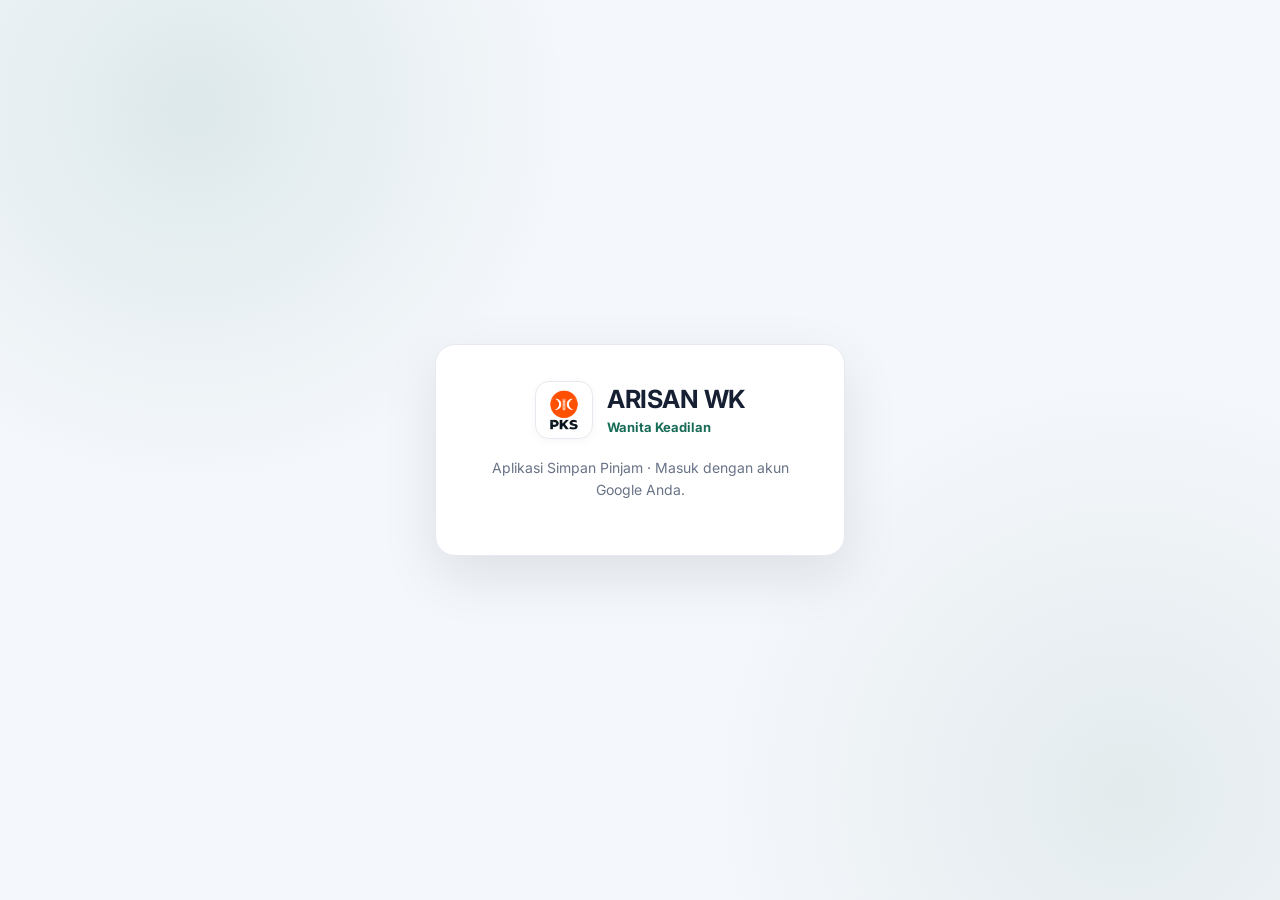
<file: frontend-static/index.html>
<!DOCTYPE html>
<html lang="id">
<head>
  <meta charset="utf-8">
  <meta name="viewport" content="width=device-width, initial-scale=1">
  <title>ARISAN WK | Wanita Keadilan</title>

  <!-- PWA -- supaya "Add to Home Screen" tampil layar penuh seperti
       aplikasi asli (tanpa address bar browser), bukan sekadar bookmark.
       Android/Chrome pakai manifest.json; iOS/Safari butuh meta tag
       terpisah karena belum mendukung manifest.json sepenuhnya. -->
  <link rel="manifest" href="manifest.json">
  <meta name="theme-color" content="#176b57">
  <meta name="mobile-web-app-capable" content="yes">
  <meta name="apple-mobile-web-app-capable" content="yes">
  <meta name="apple-mobile-web-app-status-bar-style" content="black-translucent">
  <meta name="apple-mobile-web-app-title" content="ARISAN WK">
  <link rel="apple-touch-icon" href="assets/icon-apple-touch.png">
  <link rel="icon" type="image/png" href="assets/icon-192.png">

  <link rel="preconnect" href="https://fonts.googleapis.com">
  <link href="https://fonts.googleapis.com/css2?family=Inter:wght@400;600;700&display=swap" rel="stylesheet">
  <link rel="stylesheet" href="styles.css">
  <style>
    /* Khusus layar login -- tidak masuk styles.css karena bukan bagian
       design system komponen umum, murni layout halaman ini. */
    #login-loading, #login-error { display: none; margin-top: var(--space-4); }
    #login-error { color: var(--status-danger); font-size: var(--fs-small); }
  </style>
</head>
<body>

  <!-- Header & footer khusus cetak — hanya tampil saat Print/Save as PDF
       (lihat aturan @media print di styles.css). Diisi JS sebelum window.print(). -->
  <div id="print-header">
    <div class="print-brand-row">
      <img src="assets/pks.png" alt="Logo PKS" class="print-logo">
      <div>
        <div class="app-name">ARISAN WK</div>
        <div class="print-brand-subtitle">Wanita Keadilan</div>
      </div>
    </div>
    <div class="report-title" id="print-report-title"></div>
    <div class="meta" id="print-report-meta"></div>
  </div>

  <!-- Layar login -- ditampilkan sebelum ada sesi valid -->
  <div id="login-screen" class="no-print">
    <div class="login-card">
      <div class="login-brand">
        <img src="assets/pks.png" alt="Logo" class="login-logo">
        <div>
          <h1>ARISAN WK</h1>
          <div class="brand-subtitle">Wanita Keadilan</div>
        </div>
      </div>
      <p class="text-muted login-tagline">Aplikasi Simpan Pinjam &middot; Masuk dengan akun Google Anda.</p>
      <div id="google-signin-button" style="display:flex; justify-content:center; margin-top: var(--space-4);"></div>
      <div id="login-loading" class="text-small text-muted">Memeriksa sesi...</div>
      <div id="login-error"></div>
    </div>
  </div>

  <!-- Shell aplikasi -- ditampilkan setelah login berhasil (lihat auth.js onLoginSuccess) -->
  <div class="app-shell" id="app-shell" style="display:none;">
    <nav class="sidebar no-print" id="sidebar-nav" aria-label="Navigasi utama"></nav>
    <div class="sidebar-backdrop no-print" id="sidebar-backdrop"></div>

    <div class="main-col">
      <header class="header no-print">
        <button class="mobile-menu-btn" id="mobile-menu-btn" type="button" aria-label="Buka menu" aria-expanded="false"></button>
        <div class="page-title" id="page-title">Dashboard</div>
        <div class="header-right">
          <button class="mobile-search-btn" id="mobile-search-btn" type="button" aria-label="Buka pencarian" aria-expanded="false">
            <svg class="icon icon-sm" viewBox="0 0 24 24" fill="none" stroke="currentColor" stroke-width="2" stroke-linecap="round" stroke-linejoin="round" aria-hidden="true"><circle cx="11" cy="11" r="8"></circle><line x1="21" y1="21" x2="16.65" y2="16.65"></line></svg>
          </button>
          <div class="search" id="global-search-box">
            <svg class="icon icon-sm search-icon" viewBox="0 0 24 24" fill="none" stroke="currentColor" stroke-width="2" stroke-linecap="round" stroke-linejoin="round" aria-hidden="true"><circle cx="11" cy="11" r="8"></circle><line x1="21" y1="21" x2="16.65" y2="16.65"></line></svg>
            <input class="input" id="global-search-input" type="search" placeholder="Cari anggota, pinjaman, transaksi..." aria-label="Pencarian global" autocomplete="off">
            <div class="global-search-results" id="global-search-results" role="listbox" aria-label="Hasil pencarian"></div>
          </div>
          <div class="user-chip" id="header-user-chip"></div>
        </div>
      </header>

      <main class="content" id="content-area">
        <div class="empty-state">
          <p>Halaman konten akan diisi mulai STEP 4.4 (Dashboard) -- lihat catatan progres.</p>
        </div>
      </main>
    </div>
  </div>

  <div id="print-footer">
    <span id="print-footer-text"></span>
  </div>

  <script src="https://accounts.google.com/gsi/client" defer></script>
  <script src="config.js"></script>
  <script src="api.js"></script>
  <script src="auth.js"></script>
  <script src="icons.js"></script>
  <script src="views.js"></script>
  <script src="app.js"></script>
  <script>
    // Daftarkan Service Worker (sw.js) -- SATU-SATUNYA tujuannya supaya
    // Chrome mengizinkan "Install" sungguhan (jendela mandiri tanpa address
    // bar), bukan untuk fitur offline. Dibungkus try/catch supaya browser
    // lama yang tidak mendukung service worker tetap bisa memakai aplikasi
    // seperti biasa (fitur ini murni tambahan, bukan syarat aplikasi jalan).
    if ('serviceWorker' in navigator) {
      window.addEventListener('load', function () {
        navigator.serviceWorker.register('sw.js').catch(function () {});
      });
    }
  </script>
</body>
</html>
</file>
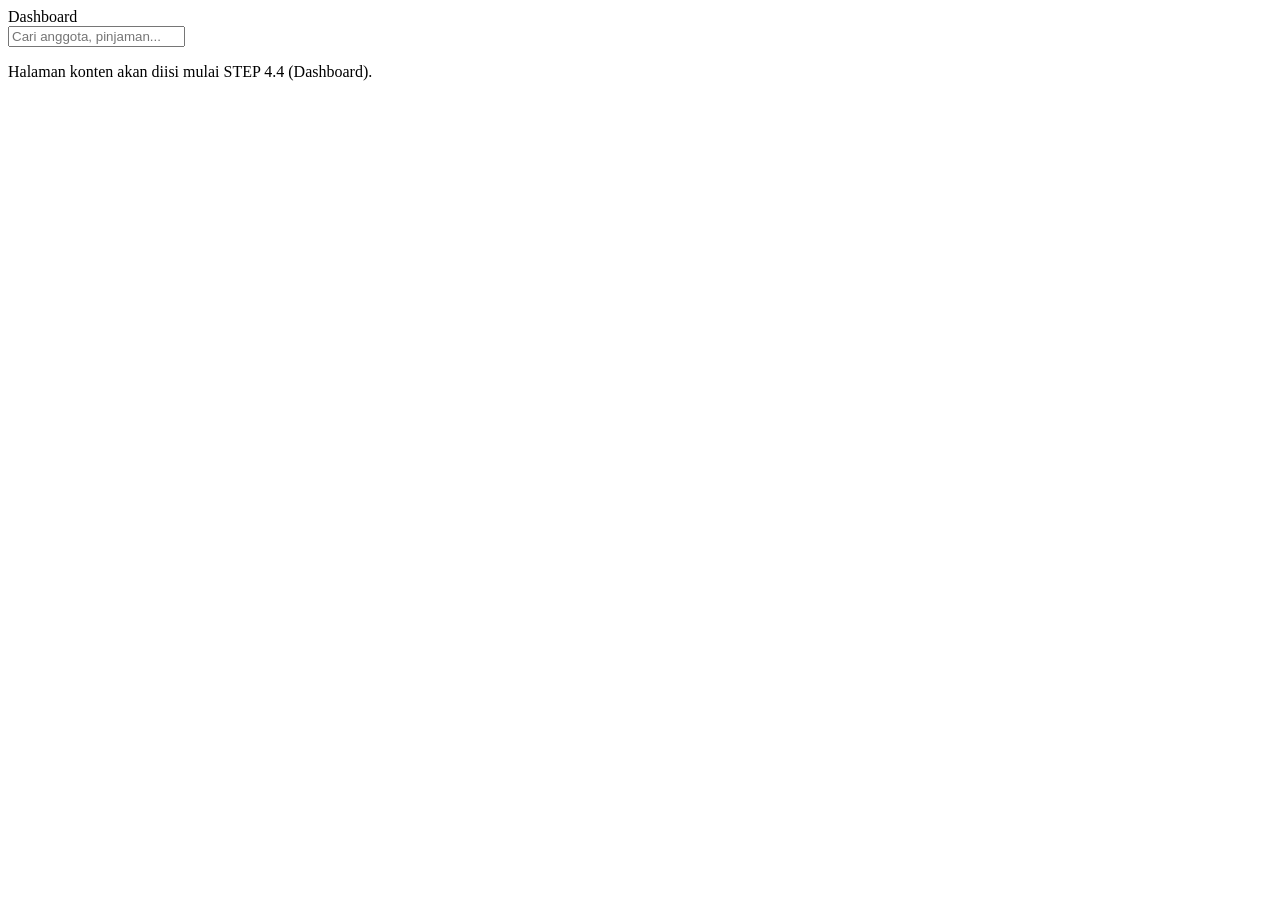
<file: frontend/src/Index.html>
<!DOCTYPE html>
<html>
<head>
  <base target="_top">
  <meta charset="utf-8">
  <meta name="viewport" content="width=device-width, initial-scale=1">
  <title>Simpan Pinjam</title>
  <link rel="preconnect" href="https://fonts.googleapis.com">
  <link href="https://fonts.googleapis.com/css2?family=Inter:wght@400;600;700&display=swap" rel="stylesheet">
  <?!= include('Stylesheet'); ?>
</head>
<body>
  <div class="app-shell">
    <nav class="sidebar" id="sidebar-nav" aria-label="Navigasi utama">
      <!-- diisi oleh renderSidebar() di JavaScript.html sesuai role user -->
    </nav>

    <div class="main-col">
      <header class="header">
        <div class="page-title" id="page-title">Dashboard</div>
        <div class="header-right">
          <div class="search">
            <input class="input" type="search" placeholder="Cari anggota, pinjaman..." aria-label="Pencarian global">
          </div>
          <div class="user-chip" id="header-user-chip">
            <!-- diisi oleh renderUserChip() -->
          </div>
        </div>
      </header>

      <main class="content" id="content-area">
        <!-- Konten per-halaman (Dashboard, Anggota, dst.) di-render di sini
             mulai STEP 4.4 dan seterusnya. -->
        <div class="empty-state">
          <p>Halaman konten akan diisi mulai STEP 4.4 (Dashboard).</p>
        </div>
      </main>
    </div>
  </div>

  <?!= include('JavaScript'); ?>
</body>
</html>
</file>
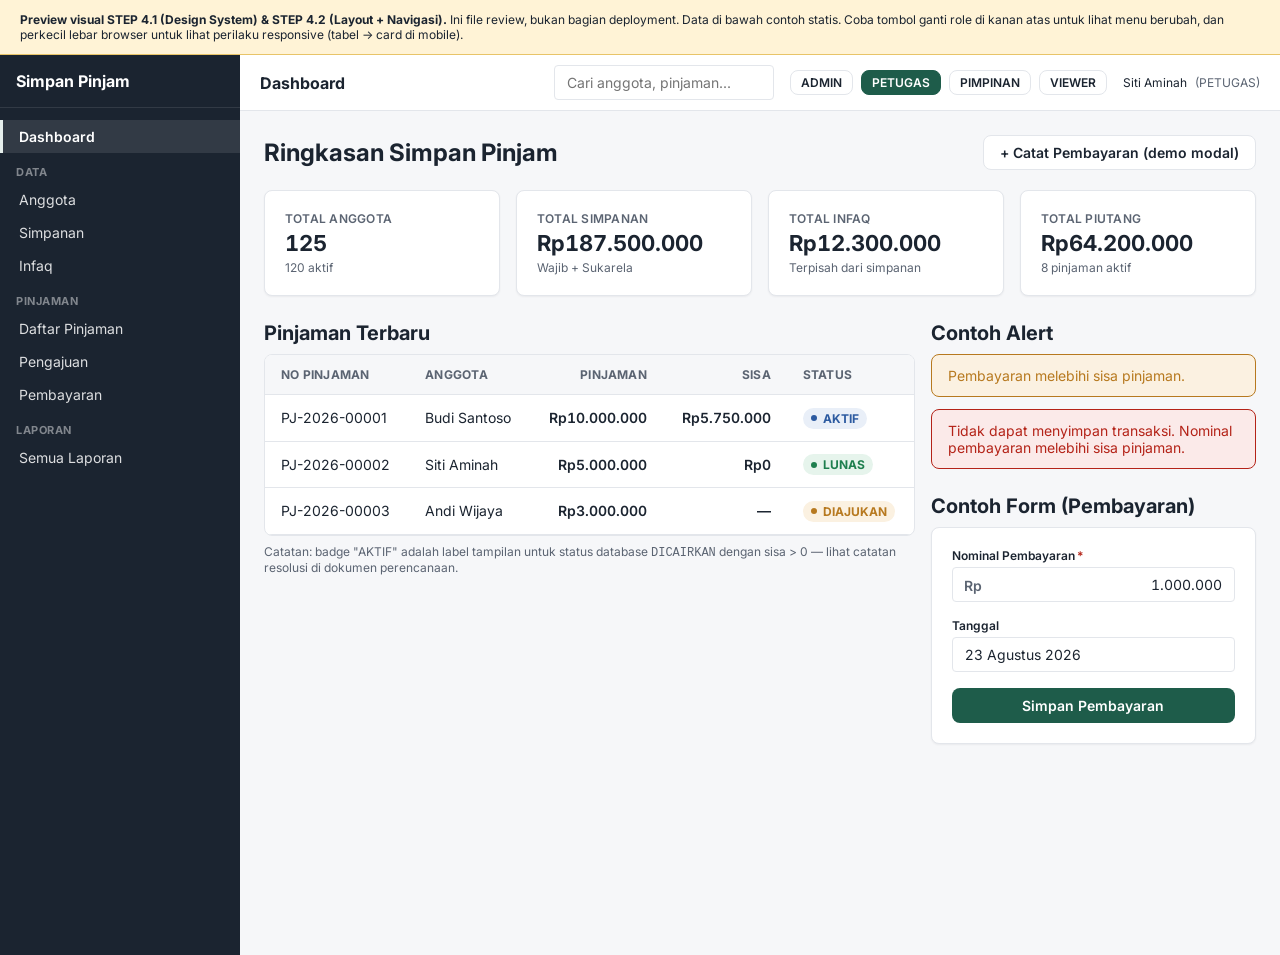
<file: frontend/preview/preview.html>
<!DOCTYPE html>
<html lang="id">
<head>
<meta charset="utf-8">
<meta name="viewport" content="width=device-width, initial-scale=1">
<title>Preview — Design System &amp; Layout (STEP 4.1 / 4.2)</title>
<link rel="preconnect" href="https://fonts.googleapis.com">
<link href="https://fonts.googleapis.com/css2?family=Inter:wght@400;600;700&display=swap" rel="stylesheet">
<style>
  /* ============================================================
     Design tokens — Aplikasi Simpan Pinjam (identik dengan
     frontend/src/Stylesheet.html — file INI hanya untuk preview
     visual di browser, BUKAN bagian deployment Apps Script)
     ============================================================ */
  :root {
    --color-ink: #1B2430; --color-muted: #5B6472; --color-surface: #F6F7F9;
    --color-card: #FFFFFF; --color-border: #E3E6EB;
    --color-primary: #1E5C4A; --color-primary-hover: #164A3B; --color-primary-soft: #E6EFEC;
    --status-success: #1E7F4E; --status-success-soft: #E6F4EC;
    --status-warning: #B7791F; --status-warning-soft: #FBF1E1;
    --status-danger: #B42318; --status-danger-soft: #FBEAE9;
    --status-info: #2C5AA0; --status-info-soft: #E9EFF8;
    --font-sans: 'Inter', -apple-system, BlinkMacSystemFont, 'Segoe UI', system-ui, sans-serif;
    --fs-h1: 24px; --fs-h2: 20px; --fs-h3: 16px; --fs-body: 14px; --fs-small: 12px;
    --space-1: 4px; --space-2: 8px; --space-3: 12px; --space-4: 16px; --space-5: 20px; --space-6: 24px; --space-8: 32px;
    --radius-sm: 4px; --radius-md: 8px;
    --shadow-sm: 0 1px 2px rgba(27,36,48,.06); --shadow-md: 0 8px 24px rgba(27,36,48,.12);
    --sidebar-width: 240px; --header-height: 56px;
  }
  * { box-sizing: border-box; }
  html, body { margin:0; padding:0; font-family: var(--font-sans); font-size: var(--fs-body); color: var(--color-ink); background: var(--color-surface); }
  h1,h2,h3 { margin:0 0 var(--space-2) 0; font-weight:700; line-height:1.3; }
  h1{font-size:var(--fs-h1);} h2{font-size:var(--fs-h2);} h3{font-size:var(--fs-h3); font-weight:600;}
  p { margin:0 0 var(--space-2) 0; } .text-muted{color:var(--color-muted);} .text-small{font-size:var(--fs-small);}
  .amount { font-variant-numeric: tabular-nums; font-weight:600; white-space:nowrap; }
  a { color: var(--color-primary); }
  a:focus-visible, button:focus-visible, input:focus-visible, [tabindex]:focus-visible { outline:2px solid var(--color-primary); outline-offset:2px; }
  .btn { font-family:var(--font-sans); font-size:var(--fs-body); font-weight:600; padding:var(--space-2) var(--space-4); border-radius:var(--radius-md); border:1px solid transparent; cursor:pointer; display:inline-flex; align-items:center; gap:var(--space-2); }
  .btn:disabled{opacity:.55; cursor:not-allowed;}
  .btn-primary{background:var(--color-primary); color:#fff;} .btn-primary:hover:not(:disabled){background:var(--color-primary-hover);}
  .btn-secondary{background:var(--color-card); color:var(--color-ink); border-color:var(--color-border);}
  .btn-danger{background:var(--status-danger); color:#fff;}
  .btn-ghost{background:transparent; color:var(--color-primary);}
  label { display:block; font-weight:600; font-size:var(--fs-small); margin-bottom:var(--space-1); }
  label .required{color:var(--status-danger); margin-left:2px;}
  .input, .select, textarea { width:100%; font-family:var(--font-sans); font-size:var(--fs-body); color:var(--color-ink); background:var(--color-card); border:1px solid var(--color-border); border-radius:var(--radius-sm); padding:var(--space-2) var(--space-3); }
  .field { margin-bottom: var(--space-4); }
  .field-error{ color:var(--status-danger); font-size:var(--fs-small); margin-top:var(--space-1); }
  .currency-input{ position:relative; }
  .currency-input .prefix{ position:absolute; left:var(--space-3); top:50%; transform:translateY(-50%); color:var(--color-muted); font-weight:600; }
  .currency-input .input{ padding-left:34px; text-align:right; font-variant-numeric:tabular-nums; }
  .card { background:var(--color-card); border:1px solid var(--color-border); border-radius:var(--radius-md); box-shadow:var(--shadow-sm); padding:var(--space-5); }
  .summary-card { display:flex; flex-direction:column; gap:var(--space-1); }
  .summary-card .label { font-size:var(--fs-small); color:var(--color-muted); font-weight:600; text-transform:uppercase; letter-spacing:.02em; }
  .summary-card .value { font-size:22px; font-weight:700; font-variant-numeric:tabular-nums; }
  .summary-card .sub { font-size:var(--fs-small); color:var(--color-muted); }
  .badge { display:inline-flex; align-items:center; gap:6px; font-size:var(--fs-small); font-weight:700; padding:3px var(--space-2); border-radius:999px; white-space:nowrap; }
  .badge::before{ content:''; width:6px; height:6px; border-radius:50%; background:currentColor; }
  .badge-success{background:var(--status-success-soft); color:var(--status-success);}
  .badge-warning{background:var(--status-warning-soft); color:var(--status-warning);}
  .badge-danger{background:var(--status-danger-soft); color:var(--status-danger);}
  .badge-info{background:var(--status-info-soft); color:var(--status-info);}
  .badge-neutral{background:var(--color-surface); color:var(--color-muted);}
  .alert { display:flex; gap:var(--space-3); padding:var(--space-3) var(--space-4); border-radius:var(--radius-md); border:1px solid transparent; }
  .alert-warning{background:var(--status-warning-soft); color:var(--status-warning); border-color:var(--status-warning);}
  .alert-danger{background:var(--status-danger-soft); color:var(--status-danger); border-color:var(--status-danger);}
  .table-wrap { overflow-x:auto; border:1px solid var(--color-border); border-radius:var(--radius-md); background:var(--color-card); }
  table.data-table { width:100%; border-collapse:collapse; }
  table.data-table thead th { background:var(--color-surface); text-align:left; font-size:var(--fs-small); font-weight:700; color:var(--color-muted); text-transform:uppercase; letter-spacing:.02em; padding:var(--space-3) var(--space-4); border-bottom:1px solid var(--color-border); }
  table.data-table td { padding:var(--space-3) var(--space-4); border-bottom:1px solid var(--color-border); }
  table.data-table tbody tr:hover { background:var(--color-surface); }
  table.data-table td.col-amount, table.data-table th.col-amount { text-align:right; }
  .modal-overlay { position:fixed; inset:0; background:rgba(27,36,48,.5); display:none; align-items:center; justify-content:center; z-index:100; }
  .modal-overlay.open { display:flex; }
  .modal { background:var(--color-card); border-radius:var(--radius-md); box-shadow:var(--shadow-md); width:420px; max-width:calc(100vw - 32px); padding:var(--space-6); }
  .modal-actions { display:flex; justify-content:flex-end; gap:var(--space-3); margin-top:var(--space-6); }
  .app-shell { display:flex; min-height:100vh; }
  .sidebar { width:var(--sidebar-width); flex-shrink:0; background:var(--color-ink); color:#fff; display:flex; flex-direction:column; padding:var(--space-4) 0; }
  .sidebar .brand { padding:0 var(--space-4) var(--space-4); font-weight:700; font-size:var(--fs-h3); border-bottom:1px solid rgba(255,255,255,.1); margin-bottom:var(--space-3); }
  .sidebar .group-label { padding:var(--space-3) var(--space-4) var(--space-1); font-size:11px; text-transform:uppercase; letter-spacing:.05em; color:rgba(255,255,255,.45); font-weight:700; }
  .sidebar a.nav-item { display:block; padding:var(--space-2) var(--space-4); color:rgba(255,255,255,.85); text-decoration:none; border-left:3px solid transparent; }
  .sidebar a.nav-item:hover { background:rgba(255,255,255,.06); }
  .sidebar a.nav-item.active { background:rgba(255,255,255,.1); border-left-color:var(--color-primary-soft); font-weight:600; color:#fff; }
  .main-col { flex:1; display:flex; flex-direction:column; min-width:0; }
  .header { height:var(--header-height); background:var(--color-card); border-bottom:1px solid var(--color-border); display:flex; align-items:center; justify-content:space-between; padding:0 var(--space-5); }
  .header .page-title { font-weight:700; font-size:var(--fs-h3); }
  .header .header-right { display:flex; align-items:center; gap:var(--space-4); }
  .header .search input { width:220px; }
  .header .user-chip { display:flex; align-items:center; gap:var(--space-2); font-size:var(--fs-small); }
  .header .user-chip .role { color:var(--color-muted); }
  .content { padding:var(--space-6); flex:1; }
  .content-header { display:flex; align-items:center; justify-content:space-between; margin-bottom:var(--space-5); flex-wrap:wrap; gap:var(--space-3); }
  .grid-summary { display:grid; grid-template-columns:repeat(4, 1fr); gap:var(--space-4); margin-bottom:var(--space-6); }
  .grid-2 { display:grid; grid-template-columns: 2fr 1fr; gap:var(--space-4); align-items:start; }
  .preview-banner { background:#FFF3D6; border-bottom:1px solid #E8C468; padding:var(--space-3) var(--space-5); font-size:var(--fs-small); }
  .role-switch { display:flex; gap:var(--space-2); align-items:center; }
  .role-switch button { font-size:12px; padding:4px 10px; }
  .role-switch button.active { background:var(--color-primary); color:#fff; border-color:var(--color-primary); }
  @media (max-width: 1023px){ .grid-summary{grid-template-columns:repeat(2,1fr);} .grid-2{grid-template-columns:1fr;} }
  @media (max-width: 767px){
    .app-shell{flex-direction:column;}
    .sidebar{width:100%; height:auto; flex-direction:row; overflow-x:auto; padding:var(--space-2);}
    .sidebar .brand,.sidebar .group-label{display:none;}
    .sidebar a.nav-item{white-space:nowrap; border-left:none; border-bottom:3px solid transparent;}
    .header .search{display:none;}
    .content{padding:var(--space-4);}
    .grid-summary{grid-template-columns:1fr 1fr;}
    table.data-table thead{display:none;}
    table.data-table, table.data-table tbody, table.data-table tr, table.data-table td { display:block; width:100%; }
    table.data-table tr{ border-bottom:8px solid var(--color-surface); padding:var(--space-3) var(--space-4); }
    table.data-table td{ border-bottom:none; padding:var(--space-1) 0; display:flex; justify-content:space-between; gap:var(--space-3); }
    table.data-table td::before{ content:attr(data-label); font-weight:600; color:var(--color-muted); font-size:var(--fs-small); }
  }
</style>
</head>
<body>

<div class="preview-banner">
  <strong>Preview visual STEP 4.1 (Design System) &amp; STEP 4.2 (Layout + Navigasi).</strong>
  Ini file review, bukan bagian deployment. Data di bawah contoh statis. Coba tombol ganti role di kanan atas untuk lihat menu berubah, dan perkecil lebar browser untuk lihat perilaku responsive (tabel → card di mobile).
</div>

<div class="app-shell">
  <nav class="sidebar" id="sidebar-nav" aria-label="Navigasi utama"></nav>

  <div class="main-col">
    <header class="header">
      <div class="page-title" id="page-title">Dashboard</div>
      <div class="header-right">
        <div class="search"><input class="input" type="search" placeholder="Cari anggota, pinjaman..." aria-label="Pencarian global"></div>
        <div class="role-switch" aria-label="Ganti role (demo)">
          <button class="btn btn-secondary" data-role="ADMIN">ADMIN</button>
          <button class="btn btn-secondary" data-role="PETUGAS">PETUGAS</button>
          <button class="btn btn-secondary" data-role="PIMPINAN">PIMPINAN</button>
          <button class="btn btn-secondary" data-role="VIEWER">VIEWER</button>
        </div>
        <div class="user-chip" id="header-user-chip"></div>
      </div>
    </header>

    <main class="content">
      <div class="content-header">
        <h1 style="margin:0;">Ringkasan Simpan Pinjam</h1>
        <div>
          <button class="btn btn-secondary" onclick="document.getElementById('demo-modal').classList.add('open')">+ Catat Pembayaran (demo modal)</button>
        </div>
      </div>

      <div class="grid-summary">
        <div class="card summary-card"><div class="label">Total Anggota</div><div class="value">125</div><div class="sub">120 aktif</div></div>
        <div class="card summary-card"><div class="label">Total Simpanan</div><div class="value amount">Rp187.500.000</div><div class="sub">Wajib + Sukarela</div></div>
        <div class="card summary-card"><div class="label">Total Infaq</div><div class="value amount">Rp12.300.000</div><div class="sub">Terpisah dari simpanan</div></div>
        <div class="card summary-card"><div class="label">Total Piutang</div><div class="value amount">Rp64.200.000</div><div class="sub">8 pinjaman aktif</div></div>
      </div>

      <div class="grid-2">
        <div>
          <h2>Pinjaman Terbaru</h2>
          <div class="table-wrap">
            <table class="data-table">
              <thead><tr><th>No Pinjaman</th><th>Anggota</th><th class="col-amount">Pinjaman</th><th class="col-amount">Sisa</th><th>Status</th></tr></thead>
              <tbody>
                <tr>
                  <td data-label="No Pinjaman">PJ-2026-00001</td>
                  <td data-label="Anggota">Budi Santoso</td>
                  <td data-label="Pinjaman" class="col-amount amount">Rp10.000.000</td>
                  <td data-label="Sisa" class="col-amount amount">Rp5.750.000</td>
                  <td data-label="Status"><span class="badge badge-info">AKTIF</span></td>
                </tr>
                <tr>
                  <td data-label="No Pinjaman">PJ-2026-00002</td>
                  <td data-label="Anggota">Siti Aminah</td>
                  <td data-label="Pinjaman" class="col-amount amount">Rp5.000.000</td>
                  <td data-label="Sisa" class="col-amount amount">Rp0</td>
                  <td data-label="Status"><span class="badge badge-success">LUNAS</span></td>
                </tr>
                <tr>
                  <td data-label="No Pinjaman">PJ-2026-00003</td>
                  <td data-label="Anggota">Andi Wijaya</td>
                  <td data-label="Pinjaman" class="col-amount amount">Rp3.000.000</td>
                  <td data-label="Sisa" class="col-amount amount">—</td>
                  <td data-label="Status"><span class="badge badge-warning">DIAJUKAN</span></td>
                </tr>
              </tbody>
            </table>
          </div>
          <p class="text-small text-muted" style="margin-top:8px;">Catatan: badge "AKTIF" adalah label tampilan untuk status database <code>DICAIRKAN</code> dengan sisa &gt; 0 — lihat catatan resolusi di dokumen perencanaan.</p>
        </div>

        <div>
          <h2>Contoh Alert</h2>
          <div class="alert alert-warning" style="margin-bottom:var(--space-3);">Pembayaran melebihi sisa pinjaman.</div>
          <div class="alert alert-danger">Tidak dapat menyimpan transaksi. Nominal pembayaran melebihi sisa pinjaman.</div>

          <h2 style="margin-top:var(--space-6);">Contoh Form (Pembayaran)</h2>
          <div class="card">
            <div class="field">
              <label>Nominal Pembayaran<span class="required">*</span></label>
              <div class="currency-input"><span class="prefix">Rp</span><input class="input" value="1.000.000"></div>
            </div>
            <div class="field">
              <label>Tanggal</label>
              <input class="input" value="23 Agustus 2026">
            </div>
            <button class="btn btn-primary" style="width:100%; justify-content:center;">Simpan Pembayaran</button>
          </div>
        </div>
      </div>
    </main>
  </div>
</div>

<div class="modal-overlay" id="demo-modal">
  <div class="modal" role="dialog" aria-modal="true">
    <h2>Konfirmasi Pembayaran</h2>
    <p><strong>Anggota:</strong> Budi Santoso</p>
    <p><strong>Nominal:</strong> <span class="amount">Rp1.000.000</span></p>
    <p><strong>Sisa sebelum:</strong> <span class="amount">Rp5.750.000</span></p>
    <p><strong>Sisa setelah:</strong> <span class="amount">Rp4.750.000</span></p>
    <div class="modal-actions">
      <button class="btn btn-secondary" onclick="document.getElementById('demo-modal').classList.remove('open')">Batal</button>
      <button class="btn btn-primary" onclick="document.getElementById('demo-modal').classList.remove('open')">Simpan Pembayaran</button>
    </div>
  </div>
</div>

<script>
  var NAV_STRUCTURE = [
    { key: 'dashboard', label: 'Dashboard', roles: ['ADMIN','PETUGAS','PIMPINAN','VIEWER'] },
    { group: 'Data', items: [
      { key: 'anggota-list', label: 'Anggota', roles: ['ADMIN','PETUGAS','PIMPINAN','VIEWER'] },
      { key: 'simpanan-list', label: 'Simpanan', roles: ['ADMIN','PETUGAS','PIMPINAN','VIEWER'] },
      { key: 'infaq-list', label: 'Infaq', roles: ['ADMIN','PETUGAS','PIMPINAN','VIEWER'] }
    ]},
    { group: 'Pinjaman', items: [
      { key: 'pinjaman-list', label: 'Daftar Pinjaman', roles: ['ADMIN','PETUGAS','PIMPINAN','VIEWER'] },
      { key: 'pinjaman-form', label: 'Pengajuan', roles: ['ADMIN','PETUGAS'] },
      { key: 'pembayaran-form', label: 'Pembayaran', roles: ['ADMIN','PETUGAS'] }
    ]},
    { group: 'Laporan', items: [ { key: 'laporan', label: 'Semua Laporan', roles: ['ADMIN','PETUGAS','PIMPINAN','VIEWER'] } ]},
    { group: 'Sistem', items: [
      { key: 'users', label: 'Pengguna', roles: ['ADMIN'] },
      { key: 'audit-log', label: 'Audit Log', roles: ['ADMIN'] },
      { key: 'settings', label: 'Pengaturan', roles: ['ADMIN'] }
    ]}
  ];
  var USERS_BY_ROLE = {
    ADMIN: { nama: 'Admin Koperasi', role: 'ADMIN' },
    PETUGAS: { nama: 'Siti Aminah', role: 'PETUGAS' },
    PIMPINAN: { nama: 'Ir. Hartono', role: 'PIMPINAN' },
    VIEWER: { nama: 'Tamu', role: 'VIEWER' }
  };

  function navItemHtml(item, activeKey) {
    var activeClass = item.key === activeKey ? ' active' : '';
    return '<a class="nav-item' + activeClass + '" href="#" data-page="' + item.key + '">' + item.label + '</a>';
  }
  function renderSidebar(role, activeKey) {
    var root = document.getElementById('sidebar-nav');
    var html = '<div class="brand">Simpan Pinjam</div>';
    NAV_STRUCTURE.forEach(function (entry) {
      if (entry.group) {
        var visible = entry.items.filter(function (it) { return it.roles.indexOf(role) > -1; });
        if (!visible.length) return;
        html += '<div class="group-label">' + entry.group + '</div>';
        visible.forEach(function (it) { html += navItemHtml(it, activeKey); });
      } else if (entry.roles.indexOf(role) > -1) {
        html += navItemHtml(entry, activeKey);
      }
    });
    root.innerHTML = html;
  }
  function setRole(role) {
    var user = USERS_BY_ROLE[role];
    renderSidebar(role, 'dashboard');
    document.getElementById('header-user-chip').innerHTML = '<span>' + user.nama + '</span><span class="role">(' + user.role + ')</span>';
    document.querySelectorAll('.role-switch button').forEach(function (b) {
      b.classList.toggle('active', b.getAttribute('data-role') === role);
    });
  }
  document.querySelectorAll('.role-switch button').forEach(function (b) {
    b.addEventListener('click', function () { setRole(b.getAttribute('data-role')); });
  });
  setRole('PETUGAS');
</script>
</body>
</html>
</file>
<file: frontend-static/styles.css>
/* ============================================================
   Design tokens — Aplikasi Simpan Pinjam (ARISAN WK)
   Konsolidasi bersih: sebelumnya ada 3 lapis aturan .sidebar/
   responsive yang saling menimpa (peninggalan beberapa kali revisi
   UI) -- itu penyebab drawer mobile gagal terbuka di orientasi
   potret. Sekarang HANYA ada satu definisi per komponen.
   ============================================================ */
:root {
  /* Warna */
  --color-ink: #172033;
  --color-muted: #687386;
  --color-surface: #f4f7fb;
  --color-card: #FFFFFF;
  --color-border: #e6eaf0;
  --color-primary: #176b57;
  --color-primary-hover: #105746;
  --color-primary-soft: #e9f5f1;

  --status-success: #1E7F4E;
  --status-success-soft: #E6F4EC;
  --status-warning: #B7791F;
  --status-warning-soft: #FBF1E1;
  --status-danger: #B42318;
  --status-danger-soft: #FBEAE9;
  --status-info: #2C5AA0;
  --status-info-soft: #E9EFF8;

  /* Tipografi */
  --font-sans: 'Inter', -apple-system, BlinkMacSystemFont, 'Segoe UI', system-ui, sans-serif;
  --fs-h1: 24px;
  --fs-h2: 20px;
  --fs-h3: 16px;
  --fs-body: 14px;
  --fs-small: 12px;

  /* Spacing (skala 4px) */
  --space-1: 4px;
  --space-2: 8px;
  --space-3: 12px;
  --space-4: 16px;
  --space-5: 20px;
  --space-6: 24px;
  --space-8: 32px;

  /* Radius & shadow */
  --radius-sm: 8px;
  --radius-md: 14px;
  --shadow-sm: 0 2px 8px rgba(17, 24, 39, .04);
  --shadow-md: 0 18px 48px rgba(17, 24, 39, .16);

  /* Breakpoint (dipakai lewat JS/media query manual) */
  --bp-tablet: 768px;
  --bp-desktop: 1024px;

  --sidebar-width: 260px;
  --header-height: 72px;
}

* { box-sizing: border-box; }

html, body {
  margin: 0;
  padding: 0;
  font-family: var(--font-sans);
  font-size: var(--fs-body);
  color: var(--color-ink);
  background: var(--color-surface);
  -webkit-font-smoothing: antialiased;
}
body.mobile-menu-open { overflow: hidden; } /* cegah scroll di belakang drawer mobile */

h1, h2, h3 { margin: 0 0 var(--space-2) 0; font-weight: 700; line-height: 1.3; }
h1 { font-size: var(--fs-h1); }
h2 { font-size: var(--fs-h2); }
h3 { font-size: var(--fs-h3); font-weight: 600; }
p { margin: 0 0 var(--space-2) 0; }
.text-muted { color: var(--color-muted); }
.text-small { font-size: var(--fs-small); }

.amount { font-variant-numeric: tabular-nums; font-weight: 600; white-space: nowrap; }

/* ---------------- Ikon (SVG inline, lihat icons.js) ---------------- */
.icon { width: 18px; height: 18px; flex-shrink: 0; vertical-align: middle; }
.icon-sm { width: 14px; height: 14px; }
.icon-lg { width: 22px; height: 22px; }
.summary-card .icon-badge {
  width: 40px; height: 40px; border-radius: 10px; display: flex; align-items: center; justify-content: center;
  background: var(--color-primary-soft); color: var(--color-primary); margin-bottom: var(--space-2);
}
.summary-card .icon-badge .icon { width: 20px; height: 20px; }

a { color: var(--color-primary); }

a:focus-visible, button:focus-visible, input:focus-visible,
select:focus-visible, [tabindex]:focus-visible {
  outline: 2px solid var(--color-primary);
  outline-offset: 2px;
}

/* ---------------- Button ---------------- */
.btn {
  font-family: var(--font-sans);
  font-size: var(--fs-body);
  font-weight: 600;
  min-height: 40px;
  padding: 9px 15px;
  border-radius: 10px;
  border: 1px solid transparent;
  cursor: pointer;
  display: inline-flex;
  align-items: center;
  gap: var(--space-2);
  transition: background-color 0.12s ease, opacity 0.12s ease;
}
.btn:disabled { opacity: 0.55; cursor: not-allowed; }
.btn-primary { background: var(--color-primary); color: #fff; }
.btn-primary:hover:not(:disabled) { background: var(--color-primary-hover); }
.btn-secondary { background: var(--color-card); color: var(--color-ink); border-color: var(--color-border); }
.btn-secondary:hover:not(:disabled) { background: var(--color-surface); }
.btn-danger { background: var(--status-danger); color: #fff; }
.btn-danger:hover:not(:disabled) { background: #921C13; }
.btn-ghost { background: transparent; color: var(--color-primary); }
.btn-ghost:hover:not(:disabled) { background: var(--color-primary-soft); }
.btn-block { width: 100%; justify-content: center; }

/* ---------------- Input / Select ---------------- */
label { display: block; font-weight: 600; font-size: var(--fs-small); margin-bottom: var(--space-1); }
label .required { color: var(--status-danger); margin-left: 2px; }
.input, .select, textarea {
  width: 100%;
  min-height: 40px;
  font-family: var(--font-sans);
  font-size: var(--fs-body);
  color: var(--color-ink);
  background: var(--color-card);
  border: 1px solid var(--color-border);
  border-radius: 9px;
  padding: 9px 12px;
}
.input:focus, .select:focus, textarea:focus { border-color: var(--color-primary); }
.field { margin-bottom: var(--space-4); }
.field-error { color: var(--status-danger); font-size: var(--fs-small); margin-top: var(--space-1); }
.field.has-error .input, .field.has-error .select { border-color: var(--status-danger); }
.currency-input { position: relative; }
.currency-input .prefix {
  position: absolute; left: var(--space-3); top: 50%; transform: translateY(-50%);
  color: var(--color-muted); font-weight: 600; pointer-events: none;
}
.currency-input .input { padding-left: 34px; text-align: right; font-variant-numeric: tabular-nums; }

/* ---------------- Card ---------------- */
.card {
  background: var(--color-card);
  border: 1px solid var(--color-border);
  border-radius: var(--radius-md);
  box-shadow: var(--shadow-sm);
  padding: var(--space-5);
  transition: transform .18s ease, box-shadow .18s ease;
}
.summary-card {
  display: flex; flex-direction: column; gap: var(--space-1);
  min-height: 132px; padding: 20px; position: relative; overflow: hidden; justify-content: center;
}
.summary-card::before {
  content: ''; position: absolute; left: 0; top: 20px; bottom: 20px; width: 4px;
  border-radius: 0 6px 6px 0; background: var(--color-primary);
}
.summary-card:hover { transform: translateY(-2px); box-shadow: 0 10px 28px rgba(15, 23, 42, .08); }
.summary-card .label { font-size: 11px; letter-spacing: .06em; color: var(--color-muted); font-weight: 600; text-transform: uppercase; }
.summary-card .value { font-size: 24px; line-height: 1.25; margin: 4px 0; font-weight: 700; font-variant-numeric: tabular-nums; }
.summary-card .sub { font-size: var(--fs-small); color: var(--color-muted); line-height: 1.45; }

/* ---------------- Badge (status — selalu teks + warna) ---------------- */
.badge {
  display: inline-flex; align-items: center; gap: 6px;
  font-size: var(--fs-small); font-weight: 700;
  padding: 3px var(--space-2); border-radius: 999px;
  white-space: nowrap;
}
.badge::before { content: ''; width: 6px; height: 6px; border-radius: 50%; background: currentColor; }
.badge-success { background: var(--status-success-soft); color: var(--status-success); }
.badge-warning { background: var(--status-warning-soft); color: var(--status-warning); }
.badge-danger { background: var(--status-danger-soft); color: var(--status-danger); }
.badge-info { background: var(--status-info-soft); color: var(--status-info); }
.badge-neutral { background: var(--color-surface); color: var(--color-muted); }

/* ---------------- Alert ---------------- */
.alert { display: flex; gap: var(--space-3); padding: var(--space-3) var(--space-4); border-radius: var(--radius-md); border: 1px solid transparent; font-size: var(--fs-body); }
.alert-success { background: var(--status-success-soft); color: var(--status-success); border-color: var(--status-success); }
.alert-warning { background: var(--status-warning-soft); color: var(--status-warning); border-color: var(--status-warning); }
.alert-danger { background: var(--status-danger-soft); color: var(--status-danger); border-color: var(--status-danger); }
.alert-info { background: var(--status-info-soft); color: var(--status-info); border-color: var(--status-info); }

/* ---------------- Table ---------------- */
.table-wrap { overflow-x: auto; border: 1px solid var(--color-border); border-radius: var(--radius-md); background: var(--color-card); box-shadow: var(--shadow-sm); }
table.data-table { width: 100%; border-collapse: collapse; }
table.data-table thead th {
  position: sticky; top: 0; background: #f8fafc;
  text-align: left; font-size: var(--fs-small); font-weight: 700; color: var(--color-muted);
  text-transform: uppercase; letter-spacing: 0.02em;
  padding: 13px 16px; border-bottom: 1px solid var(--color-border);
}
table.data-table td { padding: 14px 16px; border-bottom: 1px solid var(--color-border); font-size: var(--fs-body); }
table.data-table tbody tr:hover { background: var(--color-surface); }
table.data-table td.col-amount, table.data-table th.col-amount { text-align: right; }

/* ---------------- Modal ---------------- */
.modal-overlay {
  position: fixed; inset: 0; background: rgba(27, 36, 48, 0.5);
  display: flex; align-items: center; justify-content: center; z-index: 100;
}
.modal {
  background: var(--color-card); border-radius: var(--radius-md); box-shadow: var(--shadow-md);
  width: 420px; max-width: calc(100vw - 32px); padding: var(--space-6);
}
.modal h2 { margin-bottom: var(--space-4); }
.modal-actions { display: flex; justify-content: flex-end; gap: var(--space-3); margin-top: var(--space-6); }

/* ---------------- Empty state ---------------- */
.empty-state { text-align: center; padding: var(--space-8) var(--space-4); color: var(--color-muted); }

/* ---------------- Layout: Sidebar + Header ---------------- */
.app-shell { display: flex; min-height: 100vh; }

.sidebar {
  width: var(--sidebar-width); flex-shrink: 0; color: #fff;
  background: linear-gradient(180deg, #172033 0%, #1e293b 100%);
  display: flex; flex-direction: column;
  padding: 20px 12px;
  position: sticky; top: 0; height: 100vh; overflow-y: auto;
}
.sidebar .brand {
  display: flex; align-items: center; gap: 12px; min-height: 58px;
  padding: 2px 12px 20px; margin: 0 0 12px;
  border-bottom: 1px solid rgba(255, 255, 255, .08);
}
.brand-logo { width: 38px; height: 38px; flex: 0 0 38px; object-fit: contain; background: #fff; border-radius: 10px; padding: 4px; }
.brand-copy { display: flex; flex-direction: column; min-width: 0; line-height: 1.15; }
.brand-copy strong { font-size: 16px; letter-spacing: .02em; color: #fff; }
.brand-copy small { margin-top: 4px; font-size: 10px; font-weight: 500; color: rgba(255, 255, 255, .62); letter-spacing: .04em; }

.sidebar .group-label { padding: 18px 12px 7px; font-size: 10px; text-transform: uppercase; letter-spacing: .1em; color: rgba(255, 255, 255, .42); font-weight: 700; }
.sidebar a.nav-item {
  display: flex; align-items: center; gap: 10px; min-height: 42px;
  padding: 10px 12px; margin: 2px 0; border-radius: 10px;
  color: rgba(255, 255, 255, .78); text-decoration: none; font-size: var(--fs-body);
  transition: .18s ease;
}
.sidebar a.nav-item:hover { background: rgba(255, 255, 255, .07); color: #fff; transform: translateX(2px); }
.sidebar a.nav-item.active { background: rgba(255, 255, 255, .12); color: #fff; box-shadow: inset 3px 0 0 #7ed2b8; font-weight: 600; }

.main-col { flex: 1; display: flex; flex-direction: column; min-width: 0; }
.header {
  height: var(--header-height); background: var(--color-card); border-bottom: 1px solid var(--color-border);
  display: flex; align-items: center; justify-content: space-between; padding: 0 28px; flex-shrink: 0;
  position: sticky; top: 0; z-index: 20; box-shadow: 0 1px 0 rgba(17, 24, 39, .04);
}
.header .page-title { font-weight: 700; font-size: 19px; }
.header .header-right { display: flex; align-items: center; gap: var(--space-4); }
.header .search { position: relative; }
.header .search .search-icon { position: absolute; left: 12px; top: 50%; transform: translateY(-50%); color: var(--color-muted); pointer-events: none; }
.header .search input { width: 260px; height: 40px; border-radius: 10px; background: #f8fafc; padding-left: 36px; }
.header .user-chip { display: flex; align-items: center; gap: var(--space-2); font-size: var(--fs-small); padding-left: 12px; }
.header .user-chip .role { color: var(--color-muted); }

/* Hamburger + backdrop mobile — TERSEMBUNYI DI DESKTOP secara default,
   dimunculkan HANYA di dalam @media max-width:767px di bawah. */
.mobile-menu-btn {
  display: none; width: 40px; height: 40px; border: 1px solid var(--color-border);
  background: #fff; border-radius: 10px; align-items: center; justify-content: center;
  cursor: pointer; font-size: 20px; color: var(--color-ink);
}
.sidebar-backdrop { display: none; position: fixed; inset: 0; background: rgba(15, 23, 42, .42); z-index: 39; backdrop-filter: blur(2px); }
.sidebar-backdrop.open { display: block; }

.content { padding: 28px; flex: 1; max-width: 1600px; width: 100%; margin: 0 auto; }
.content-header { display: flex; align-items: center; justify-content: space-between; gap: 16px; margin-bottom: var(--space-5); }
.content-header h1 { font-size: 22px !important; }
.mb-6 { margin-bottom: var(--space-6); }

.grid-summary { display: grid; grid-template-columns: repeat(4, minmax(0, 1fr)); gap: 16px; }

/* ---------------- Responsive: Tablet (768–1023px) — sidebar tetap
   terlihat penuh, agak lebih sempit; TIDAK butuh drawer/hamburger. ---------------- */
@media (max-width: 1199px) and (min-width: 768px) {
  .grid-summary { grid-template-columns: repeat(2, minmax(0, 1fr)); }
  .sidebar { width: 220px; }
  .sidebar .brand { padding-left: 8px; padding-right: 8px; }
  .brand-logo { width: 34px; height: 34px; flex-basis: 34px; }
  .brand-copy strong { font-size: 14px; }
  .brand-copy small { font-size: 9px; }
}

/* ---------------- Responsive: Mobile (<768px) — sidebar jadi drawer
   off-canvas, dibuka lewat tombol hamburger (.mobile-menu-btn) + class
   'open' yang ditambahkan/dihapus app.js. SATU-SATUNYA definisi drawer —
   tidak ada lagi aturan lain di file ini yang menimpanya, jadi perilakunya
   konsisten di potret MAUPUN lanskap (murni berdasar lebar layar, bukan
   orientasi). ---------------- */
@media (max-width: 767px) {
  .app-shell { display: block; }
  .main-col { min-height: 100vh; }

  .sidebar {
    position: fixed; left: 0; top: 0; bottom: 0;
    width: min(82vw, 300px); height: 100vh; z-index: 40;
    display: flex; flex-direction: column; overflow-y: auto;
    padding: 18px 12px;
    transform: translateX(-105%);
    transition: transform .22s ease;
    box-shadow: var(--shadow-md);
  }
  .sidebar.open { transform: translateX(0); }
  .sidebar .brand { display: flex; padding: 2px 12px 18px; }
  .sidebar a.nav-item { white-space: normal; }

  .header { height: 64px; padding: 0 14px; gap: 10px; }
  .mobile-menu-btn { display: inline-flex; flex: 0 0 auto; }
  .header .page-title { font-size: 16px; flex: 1; }
  .header .header-right { gap: 6px; }
  .header .search { display: none; }
  .header .user-chip > span:first-child, .header .user-chip .role { display: none; }
  .header .user-chip { padding: 0; }
  .header .user-chip .btn { padding: 7px 9px; min-height: 36px; }

  .content { padding: 16px; }
  .content-header { align-items: stretch; flex-direction: column; margin-bottom: 16px; }
  .content-header .btn { width: 100%; justify-content: center; }
  .btn-block-mobile { width: 100%; }
  .grid-summary { grid-template-columns: 1fr; gap: 12px; }
  .summary-card { min-height: 112px; padding: 17px 18px; }
  .summary-card .value { font-size: 22px; }

  .modal { width: calc(100vw - 24px); max-height: calc(100vh - 24px); overflow: auto; padding: 20px; }
  .modal-actions { flex-direction: column-reverse; }
  .modal-actions .btn { width: 100%; justify-content: center; }

  /* Tabel -> card list di mobile */
  .table-wrap { border: 0; background: transparent; box-shadow: none; overflow: visible; }
  table.data-table thead { display: none; }
  table.data-table, table.data-table tbody, table.data-table tr, table.data-table td { display: block; width: 100%; }
  table.data-table tr { background: #fff; border: 1px solid var(--color-border); border-radius: 14px; margin-bottom: 12px; padding: 14px; box-shadow: var(--shadow-sm); }
  table.data-table td { border-bottom: none; padding: 6px 0; display: flex; justify-content: space-between; align-items: flex-start; gap: var(--space-3); text-align: right; }
  table.data-table td::before { content: attr(data-label); font-weight: 600; color: var(--color-muted); font-size: var(--fs-small); }
  .amount { white-space: normal; }

  #login-screen .login-card { width: calc(100vw - 28px) !important; padding: 28px 20px !important; }
  .login-brand { gap: 12px; }
  .login-logo { width: 50px; height: 50px; }
  .login-brand h1 { font-size: 22px; }
}

@media (max-width: 390px) {
  .header .page-title { max-width: 120px; white-space: nowrap; overflow: hidden; text-overflow: ellipsis; }
  .content { padding: 12px; }
  .summary-card .value { font-size: 20px; }
}

/* ---------------- Cetak / Print (Tahap 5 §27, Tahap 4 §48) ---------------- */
#print-header, #print-footer { display: none; }
@media print {
  .no-print { display: none !important; }
  .app-shell, .main-col, .content { display: block !important; padding: 0 !important; }
  body { background: #fff; }
  #print-header {
    display: block; margin-bottom: var(--space-5); padding-bottom: var(--space-3);
    border-bottom: 2px solid var(--color-ink);
  }
  #print-header .print-brand-row { display:flex; align-items:center; gap:12px; margin-bottom:10px; }
  #print-header .print-logo { width:48px; height:48px; object-fit:contain; }
  #print-header .app-name { font-weight: 700; font-size: var(--fs-h2); line-height:1.05; }
  #print-header .print-brand-subtitle { font-size:11px; font-weight:600; margin-top:3px; color:var(--color-muted); }
  #print-header .report-title { font-weight: 700; font-size: var(--fs-h3); margin-top: 4px; }
  #print-header .meta { color: var(--color-muted); font-size: var(--fs-small); margin-top: 4px; }
  #print-footer {
    display: block; margin-top: var(--space-6); padding-top: var(--space-3);
    border-top: 1px solid var(--color-border); font-size: var(--fs-small); color: var(--color-muted);
  }
  table.data-table thead th { position: static; } /* sticky tidak relevan di cetak */
  .badge::before { display: none; } /* titik warna tidak perlu di cetak hitam-putih */
}

/* ============================================================
   Login screen (branding ARISAN WK — Wanita Keadilan)
   ============================================================ */
#login-screen {
  min-height: 100vh; display: flex; align-items: center; justify-content: center;
  flex-direction: column; gap: var(--space-4);
  position: relative; overflow: hidden;
  background:
    radial-gradient(circle at 15% 12%, rgba(23, 107, 87, .10), transparent 28%),
    radial-gradient(circle at 88% 88%, rgba(30, 92, 74, .08), transparent 30%),
    var(--color-surface);
}
#login-screen .login-card {
  background: var(--color-card); border: 1px solid var(--color-border); border-radius: 20px;
  box-shadow: 0 20px 55px rgba(17, 24, 39, .10);
  padding: 36px 32px; text-align: center; width: 410px; max-width: calc(100vw - 32px);
}
.login-brand { display: flex; align-items: center; justify-content: center; gap: 14px; text-align: left; margin-bottom: 18px; }
.login-logo { width: 58px; height: 58px; object-fit: contain; border-radius: 14px; background: #fff; padding: 5px; border: 1px solid var(--color-border); box-shadow: var(--shadow-sm); }
.login-brand h1 { margin: 0; font-size: 25px; line-height: 1.1; letter-spacing: -.02em; }
.brand-subtitle { margin-top: 5px; color: var(--color-primary); font-weight: 700; font-size: 13px; }
.login-tagline { margin: 0 auto 18px !important; max-width: 310px; line-height: 1.55; }

/* ============================================================
   Global Search — autocomplete operasional
   ============================================================ */
.mobile-search-btn {
  display: none; width: 40px; height: 40px; border: 1px solid var(--color-border);
  background: #fff; border-radius: 10px; align-items: center; justify-content: center;
  cursor: pointer; color: var(--color-ink);
}
.header .search { z-index: 31; }
.header .search input:focus { background: #fff; box-shadow: 0 0 0 3px rgba(23, 107, 87, .10); }
.global-search-results {
  display: none; position: absolute; right: 0; top: calc(100% + 9px); width: min(460px, 82vw);
  max-height: min(540px, 70vh); overflow-y: auto; background: #fff;
  border: 1px solid var(--color-border); border-radius: 14px; box-shadow: 0 20px 48px rgba(15, 23, 42, .16);
  padding: 7px; z-index: 60;
}
.global-search-results.open { display: block; }
.search-result-head { display:flex; justify-content:space-between; align-items:center; padding:9px 10px 7px; color:var(--color-muted); font-size:12px; }
.search-result-head span { font-weight:700; color:var(--color-ink); }
.search-result-group { padding:10px 10px 5px; font-size:10px; font-weight:800; letter-spacing:.08em; text-transform:uppercase; color:var(--color-muted); }
.search-result-item {
  width:100%; border:0; background:transparent; text-align:left; display:flex; gap:10px; align-items:center;
  padding:10px; border-radius:10px; cursor:pointer; color:var(--color-ink);
}
.search-result-item:hover, .search-result-item:focus { background:#f5f8f7; outline:none; }
.search-result-type {
  width:34px; height:34px; flex:0 0 34px; display:flex; align-items:center; justify-content:center;
  border-radius:9px; background:rgba(23,107,87,.10); color:var(--color-primary); font-size:12px; font-weight:800;
}
.search-result-copy { min-width:0; display:flex; flex-direction:column; gap:3px; }
.search-result-copy strong { font-size:13px; white-space:nowrap; overflow:hidden; text-overflow:ellipsis; }
.search-result-copy small { font-size:11px; color:var(--color-muted); white-space:nowrap; overflow:hidden; text-overflow:ellipsis; }
.search-empty { padding:18px 14px; color:var(--color-muted); font-size:12px; line-height:1.55; }
.search-empty.search-error { color:var(--status-danger); }

/* ============================================================
   Reporting Center — filter, metric, tabs, export/print
   ============================================================ */
.report-hero {
  display:flex; justify-content:space-between; gap:24px; align-items:flex-start;
  padding:24px; margin-bottom:16px; border:1px solid var(--color-border); border-radius:18px;
  background:linear-gradient(135deg,#ffffff 0%,#f5faf8 100%); box-shadow:var(--shadow-sm);
}
.report-hero .eyebrow { font-size:10px; font-weight:800; letter-spacing:.12em; color:var(--color-primary); margin-bottom:7px; }
.report-hero h1 { margin:0 0 6px; font-size:24px; }
.report-hero p { margin:0; color:var(--color-muted); max-width:720px; line-height:1.55; }
.report-actions { display:flex; gap:9px; flex:0 0 auto; }
.report-tabs {
  display:flex; gap:7px; overflow-x:auto; padding:4px 2px 12px; margin-bottom:12px;
  scrollbar-width:thin;
}
.report-tab {
  border:1px solid var(--color-border); background:#fff; color:var(--color-muted); border-radius:999px;
  padding:9px 13px; font:inherit; font-size:12px; font-weight:700; white-space:nowrap; cursor:pointer;
}
.report-tab:hover { border-color:#b8c6c1; color:var(--color-ink); }
.report-tab.active { background:var(--color-primary); border-color:var(--color-primary); color:#fff; box-shadow:0 5px 14px rgba(23,107,87,.18); }
.report-privacy-note, .report-period-note {
  margin-bottom:16px; padding:11px 14px; border-radius:10px; background:#f8fafc; border:1px solid var(--color-border);
  color:var(--color-muted); font-size:12px; line-height:1.5;
}
.report-section-head { display:flex; justify-content:space-between; gap:16px; align-items:flex-end; margin:20px 0 14px; }
.report-section-head h2 { margin:0 0 4px; font-size:19px; }
.report-section-head p { margin:0; color:var(--color-muted); font-size:12px; }
.report-asof { color:var(--color-muted); font-size:12px; }
.report-filter-card {
  background:#fff; border:1px solid var(--color-border); border-radius:14px; padding:16px; margin-bottom:16px;
  box-shadow:var(--shadow-sm);
}
.report-filter-grid { display:grid; grid-template-columns:repeat(4,minmax(0,1fr)); gap:12px; align-items:end; }
.report-filter-grid .field { margin:0; }
.report-search-field { grid-column:span 2; }
.report-filter-action .btn { width:100%; justify-content:center; }
.report-filter-hint { margin-top:10px; color:var(--color-muted); font-size:10px; }
.report-summary-strip { display:grid; grid-template-columns:repeat(4,minmax(0,1fr)); gap:10px; margin-bottom:14px; }
.report-metric { background:#fff; border:1px solid var(--color-border); border-radius:12px; padding:13px 14px; min-width:0; }
.report-metric span { display:block; color:var(--color-muted); font-size:10px; font-weight:700; text-transform:uppercase; letter-spacing:.04em; }
.report-metric strong { display:block; margin-top:5px; font-size:18px; line-height:1.2; overflow-wrap:anywhere; }
.report-metric small { display:block; margin-top:4px; color:var(--color-muted); font-size:10px; }
.report-table-meta { margin:0 0 8px; color:var(--color-muted); font-size:11px; text-align:right; }
.report-table-meta strong { color:var(--color-ink); }

@media (max-width: 1023px) {
  .report-filter-grid { grid-template-columns:repeat(2,minmax(0,1fr)); }
  .report-search-field { grid-column:span 2; }
  .report-summary-strip { grid-template-columns:repeat(2,minmax(0,1fr)); }
  .report-hero { flex-direction:column; }
}

@media (max-width: 767px) {
  .mobile-search-btn { display:inline-flex; }
  .header .search {
    display:none; position:fixed; left:12px; right:12px; top:70px; z-index:55;
    filter:drop-shadow(0 14px 28px rgba(15,23,42,.12));
  }
  .header.search-open .search { display:block; }
  .header .search input { width:100%; height:44px; background:#fff; border-color:#cfd8d5; }
  .global-search-results { left:0; right:0; width:100%; max-height:58vh; }
  .report-hero { padding:18px; border-radius:14px; }
  .report-hero h1 { font-size:20px; }
  .report-actions { width:100%; display:grid; grid-template-columns:1fr 1fr; }
  .report-actions .btn { width:100%; justify-content:center; padding-left:8px; padding-right:8px; }
  .report-tabs { margin-left:-4px; margin-right:-4px; }
  .report-section-head { align-items:flex-start; flex-direction:column; }
  .report-filter-grid { grid-template-columns:1fr; }
  .report-search-field { grid-column:span 1; }
  .report-summary-strip { grid-template-columns:1fr 1fr; }
  .report-metric strong { font-size:16px; }
}

@media (max-width: 390px) {
  .report-actions { grid-template-columns:1fr; }
  .report-summary-strip { grid-template-columns:1fr; }
}

@media print {
  .report-hero, .report-tabs, .report-filter-card, .report-privacy-note, .report-table-meta { display:none !important; }
  .report-summary-strip { grid-template-columns:repeat(4,1fr); gap:6px; }
  .report-metric { box-shadow:none; padding:8px; }
  .report-metric strong { font-size:12px; }
  .report-section-head { margin:0 0 12px; }
}


/* ============================================================
   Detail Anggota — profil, cetak/PDF, WhatsApp
   ============================================================ */
.member-detail-header { align-items:flex-start; gap:var(--space-4); }
.member-detail-actions { display:flex; align-items:center; justify-content:flex-end; gap:8px; flex-wrap:wrap; }
.btn-whatsapp {
  display:inline-flex; align-items:center; justify-content:center; gap:7px;
  background:#168b5b; color:#fff; border:1px solid #168b5b;
}
.btn-whatsapp:hover { background:#11744b; border-color:#11744b; }
.member-profile-card {
  background:var(--color-card); border:1px solid var(--color-border); border-radius:16px;
  padding:18px 20px; margin-bottom:var(--space-5); box-shadow:var(--shadow-sm);
}
.member-profile-title { display:flex; align-items:baseline; justify-content:space-between; gap:12px; margin-bottom:14px; }
.member-profile-title strong { font-size:16px; }
.member-profile-title span { color:var(--color-muted); font-size:var(--fs-small); }
.member-profile-grid { display:grid; grid-template-columns:repeat(4,minmax(0,1fr)); gap:14px 18px; }
.member-profile-item { min-width:0; }
.member-profile-item span { display:block; color:var(--color-muted); font-size:11px; font-weight:600; text-transform:uppercase; letter-spacing:.04em; margin-bottom:4px; }
.member-profile-item strong { display:block; font-size:13px; line-height:1.45; overflow-wrap:anywhere; }
.member-history-section { margin-top:var(--space-6); }
.member-history-section > h2 { margin-bottom:10px; }

@media (max-width: 980px) {
  .member-profile-grid { grid-template-columns:repeat(2,minmax(0,1fr)); }
}
@media (max-width: 720px) {
  .member-detail-header { display:block; }
  .member-detail-actions { justify-content:flex-start; margin-top:14px; }
  .member-detail-actions .btn { flex:1 1 auto; }
  .member-profile-card { padding:16px; }
  .member-profile-grid { grid-template-columns:1fr; gap:11px; }
  .member-profile-title { display:block; }
  .member-profile-title span { display:block; margin-top:3px; }
}

@media print {
  @page { margin: 12mm; }
  .member-detail-page .content-header { margin-bottom:12px; }
  .member-detail-page .eyebrow { display:none; }
  .member-detail-page h1 { font-size:20px !important; }
  .member-profile-card { box-shadow:none; border-radius:0; padding:10px 0 12px; margin-bottom:12px; border-left:0; border-right:0; }
  .member-profile-title { margin-bottom:8px; }
  .member-profile-grid { grid-template-columns:repeat(4,minmax(0,1fr)); gap:8px 14px; }
  .member-profile-item span { font-size:8px; }
  .member-profile-item strong { font-size:10px; }
  .member-finance-summary { grid-template-columns:repeat(4,minmax(0,1fr)) !important; gap:6px !important; margin-bottom:14px !important; }
  .member-finance-summary .summary-card { box-shadow:none; padding:8px !important; break-inside:avoid; }
  .member-finance-summary .summary-card .value { font-size:12px !important; }
  .member-finance-summary .summary-card .label { font-size:8px !important; }
  .member-history-section { margin-top:14px; break-inside:auto; }
  .member-history-section > h2 { font-size:13px; margin:0 0 6px; break-after:avoid; }
  .member-detail-page .table-wrap { box-shadow:none; border:1px solid var(--color-border); break-inside:auto; }
  .member-detail-page table.data-table { font-size:9px; }
  .member-detail-page table.data-table th, .member-detail-page table.data-table td { padding:5px 7px; }
  .member-detail-page table.data-table tr { break-inside:avoid; }
}


/* Modul Tarik Simpanan */
.withdrawal-note { margin-bottom: var(--space-4); }
.withdrawal-balance-box {
  display:flex; flex-direction:column; gap:3px; padding:12px 14px; margin:-2px 0 14px;
  border:1px solid var(--border); border-radius:12px; background:var(--surface-muted, #f8fafc);
}
.withdrawal-balance-box span { font-size:12px; color:var(--text-muted); text-transform:uppercase; letter-spacing:.04em; }
.withdrawal-balance-box strong { font-size:18px; color:var(--text); }
.withdrawal-balance-box small { color:var(--text-muted); }


/* Kas tersedia pada form pengajuan pinjaman */
.cash-availability-box {
  display: grid;
  gap: 4px;
  padding: 14px 16px;
  margin-bottom: 14px;
  border: 1px solid var(--border, #d9e1e8);
  border-radius: 14px;
  background: var(--surface-soft, #f7faf9);
}
.cash-availability-box span {
  font-size: 13px;
  font-weight: 700;
  color: var(--text-muted, #667085);
}
.cash-availability-box strong {
  font-size: 24px;
  line-height: 1.2;
}
.cash-availability-box small {
  color: var(--text-muted, #667085);
  line-height: 1.45;
}


/* Koreksi Simpanan */
.saving-action-cell { white-space: nowrap; }
.saving-action-cell .btn { min-height: 36px; padding: 7px 11px; font-size: 13px; }
.content-subtitle { margin: 4px 0 0; color: var(--text-muted); font-size: 14px; }
.correction-note { line-height: 1.5; margin-bottom: 16px; }
@media (max-width: 720px) {
  .saving-action-cell .btn { width: 100%; justify-content: center; min-height: 42px; }
}
</file>
